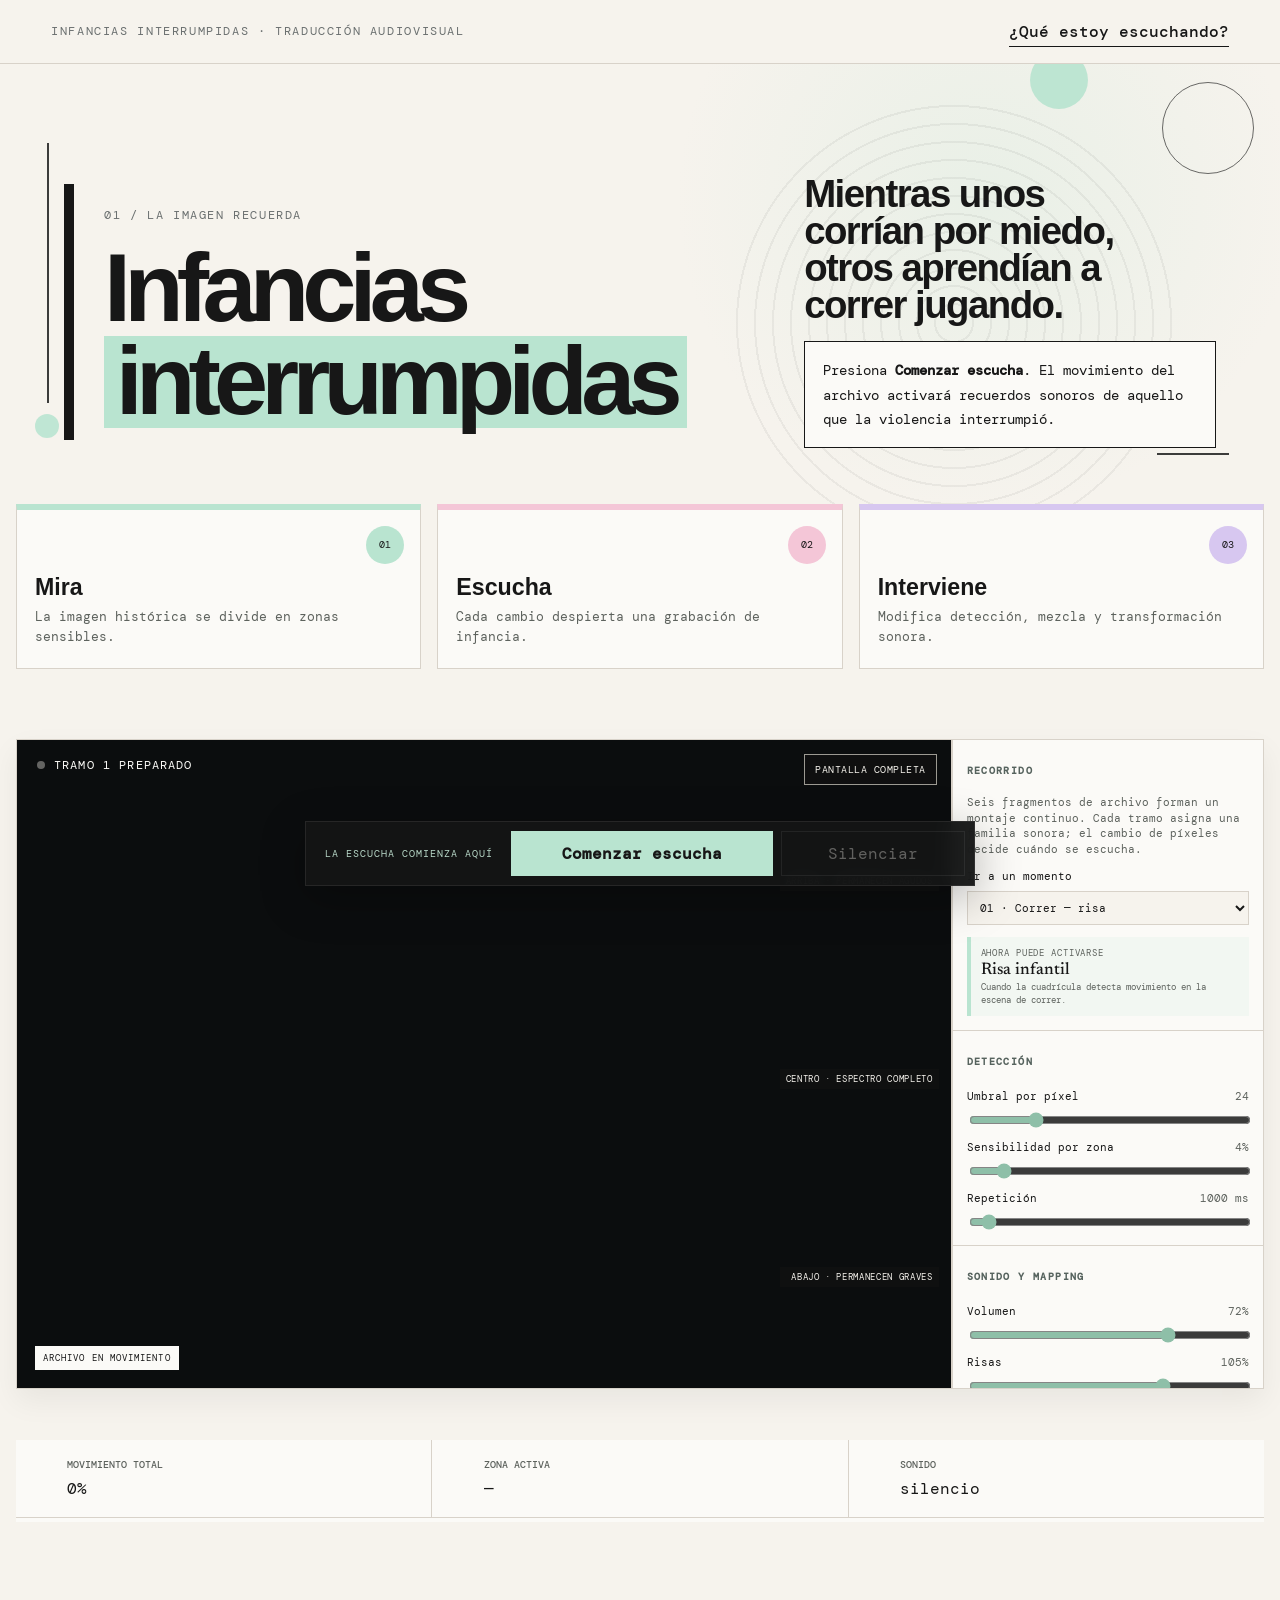
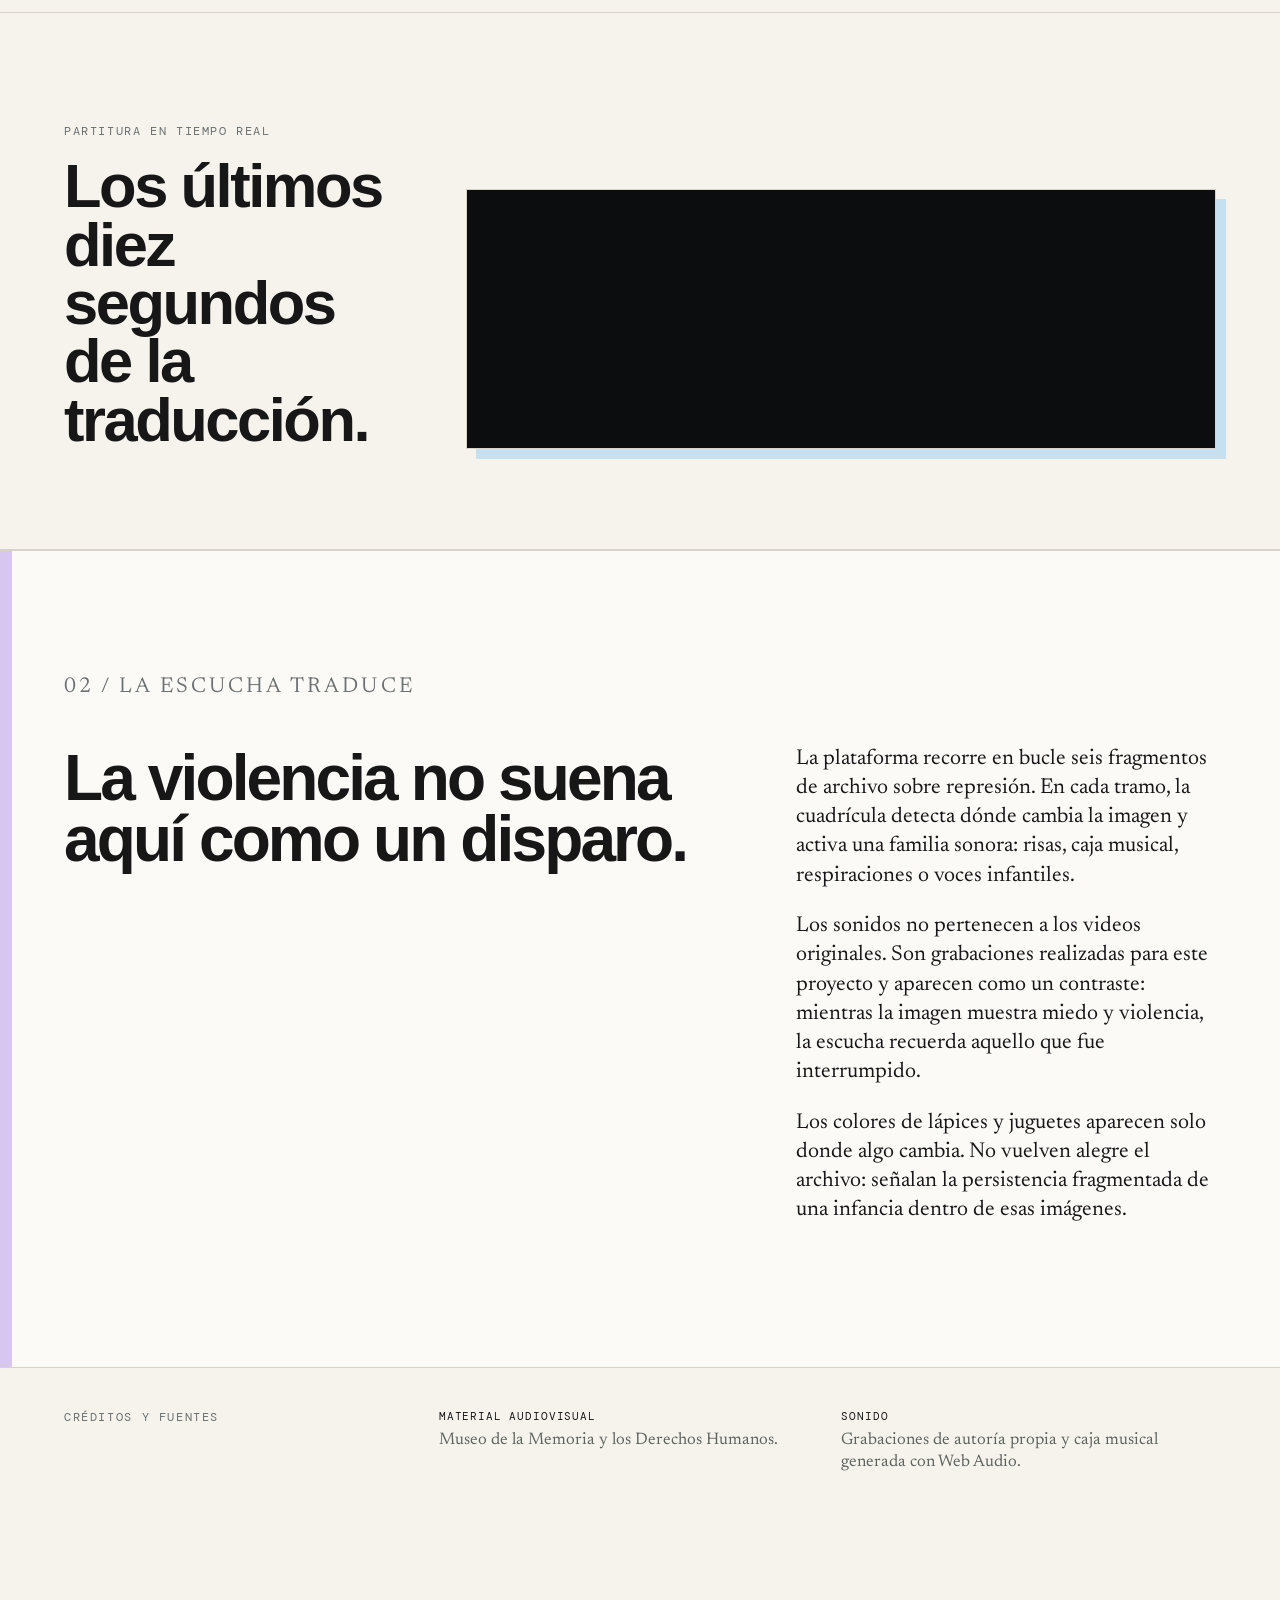
<file: index.html>
<!doctype html>
<html lang="es">
<head>
  <meta charset="utf-8">
  <meta name="viewport" content="width=device-width,initial-scale=1">
  <meta http-equiv="refresh" content="0; url=web/">
  <title>Infancias interrumpidas</title>
</head>
<body>
  <p><a href="web/">Entrar a Infancias interrumpidas</a></p>
</body>
</html>
</file>
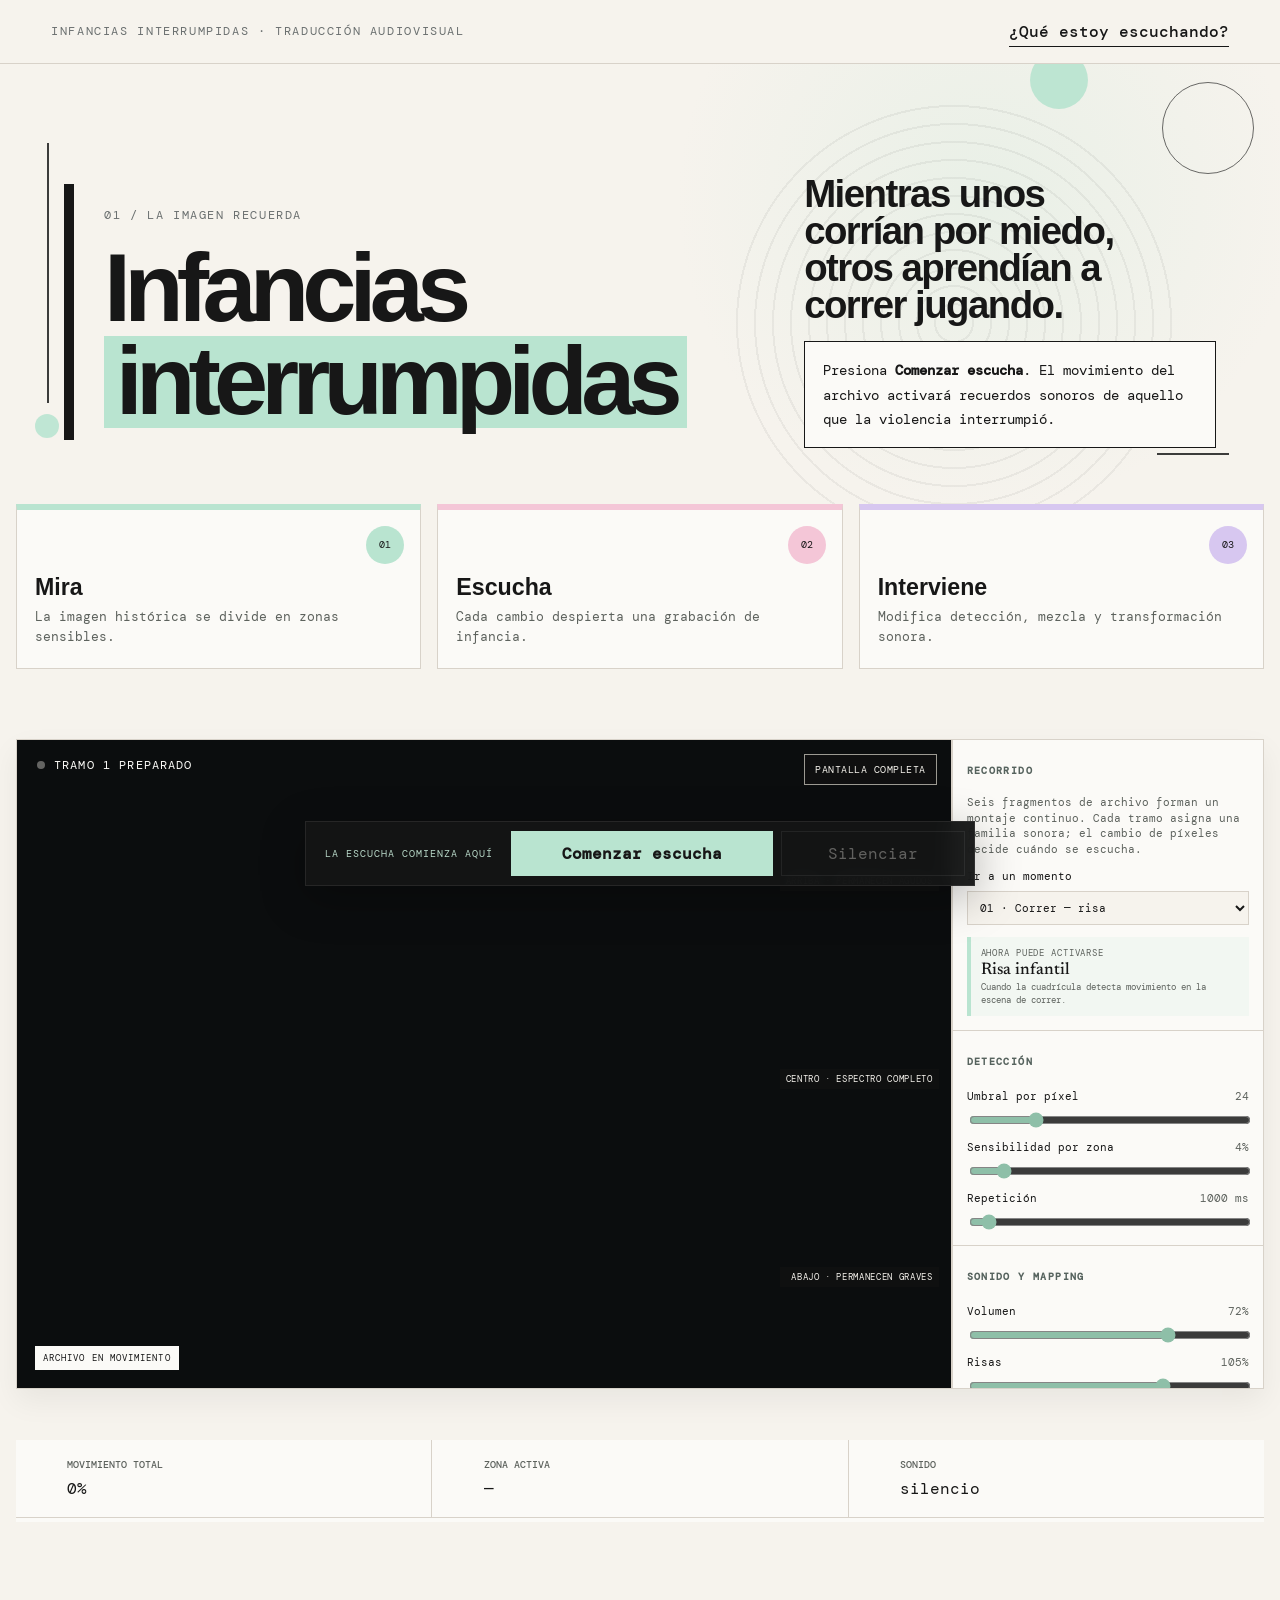
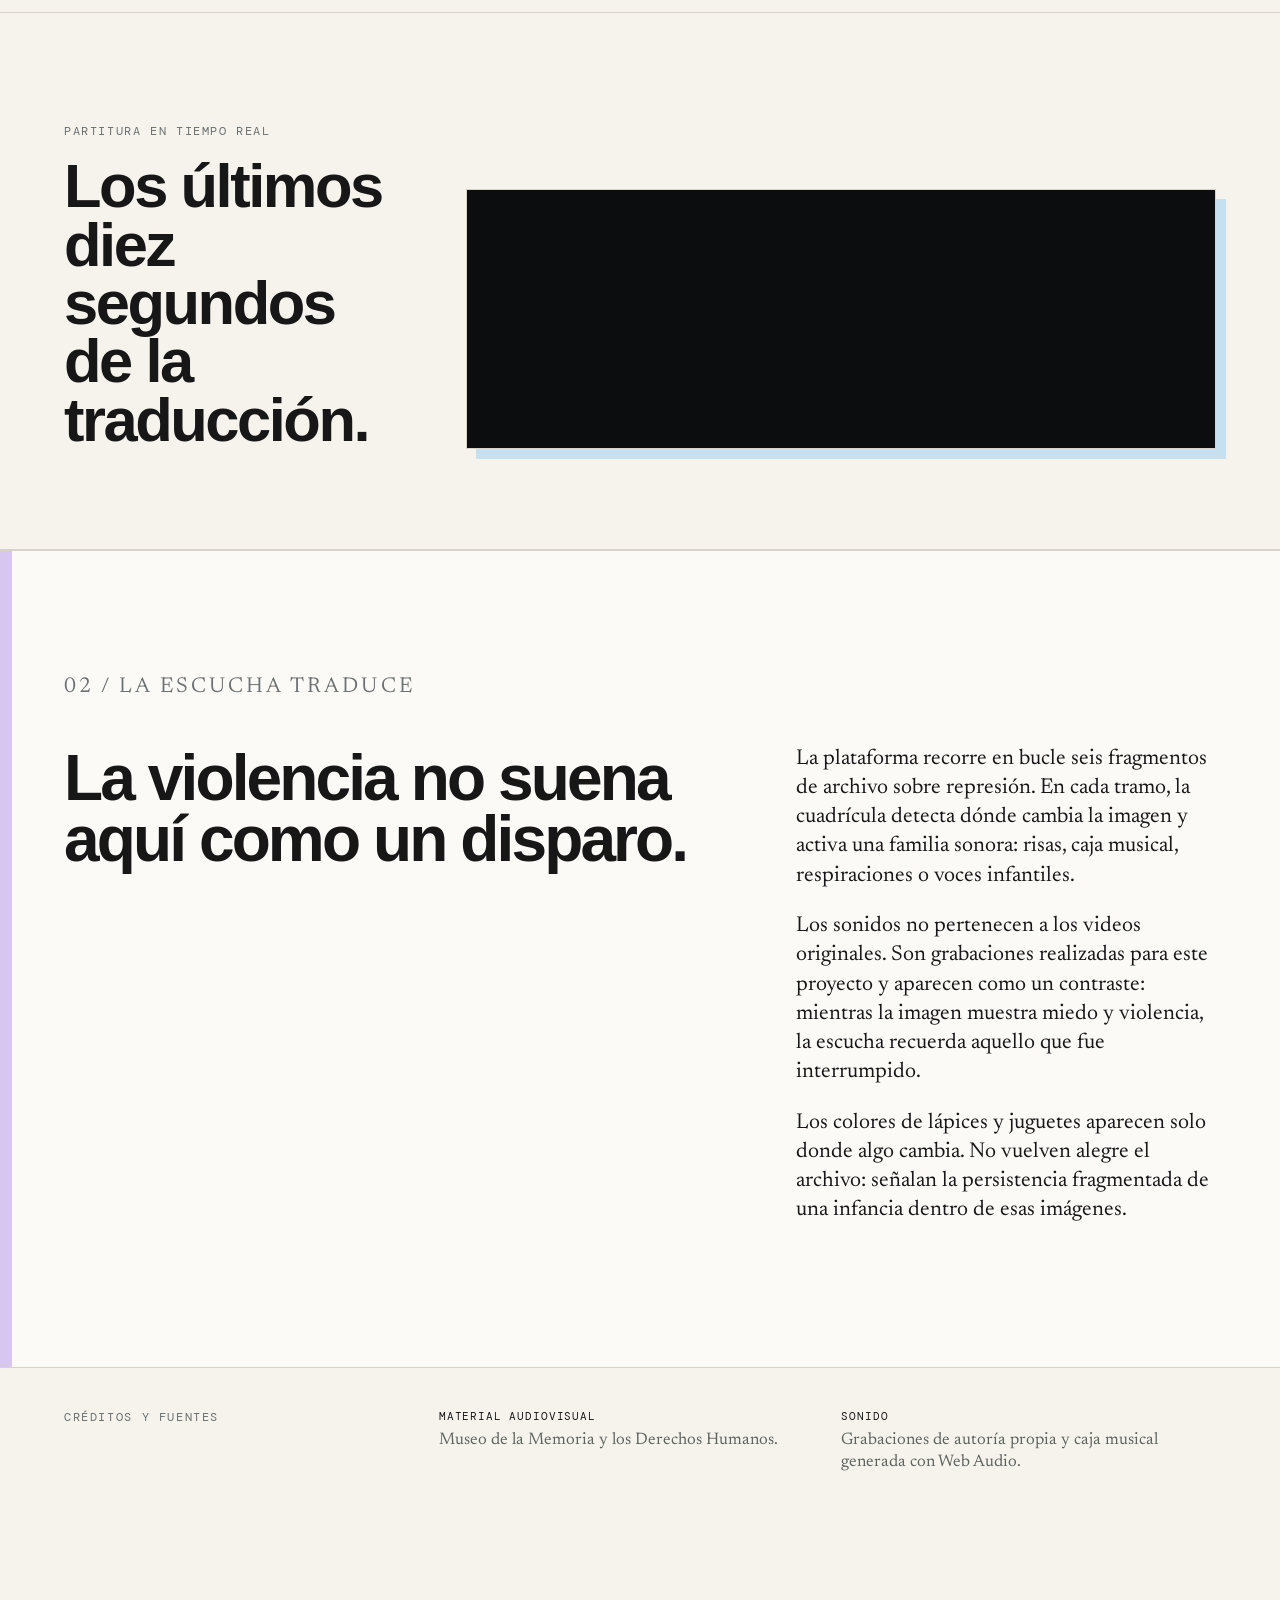
<file: web/index.html>
<!doctype html>
<html lang="es">
<head>
  <meta charset="utf-8">
  <meta name="viewport" content="width=device-width,initial-scale=1">
  <meta name="description" content="Infancias interrumpidas: una plataforma que traduce imágenes de represión en sonidos asociados a la infancia.">
  <title>Infancias interrumpidas</title>
  <link rel="stylesheet" href="style.css">
  <link rel="stylesheet" href="final.css">
</head>
<body>
  <header class="topbar">
    <p class="eyebrow">Infancias interrumpidas · Traducción audiovisual</p>
    <button id="aboutButton" class="text-button" type="button">¿Qué estoy escuchando?</button>
  </header>

  <main>
    <section class="intro" aria-labelledby="title">
      <div class="memory-marks" aria-hidden="true">
        <i></i><i></i><i></i><i></i><i></i>
      </div>
      <div>
        <p class="chapter">01 / La imagen recuerda</p>
        <h1 id="title">Infancias<br><span>interrumpidas</span></h1>
      </div>
      <div class="intro-copy">
        <p class="statement">Mientras unos corrían por miedo, otros aprendían a correr jugando.</p>
        <p class="intro-instruction">Presiona <strong>Comenzar escucha</strong>. El movimiento del archivo activará recuerdos sonoros de aquello que la violencia interrumpió.</p>
      </div>
    </section>

    <section class="interaction-guide" aria-label="Cómo recorrer la experiencia">
      <p><span>01</span><strong>Mira</strong><small>La imagen histórica se divide en zonas sensibles.</small></p>
      <p><span>02</span><strong>Escucha</strong><small>Cada cambio despierta una grabación de infancia.</small></p>
      <p><span>03</span><strong>Interviene</strong><small>Modifica detección, mezcla y transformación sonora.</small></p>
    </section>

    <section class="experience">
      <div class="viewer">
        <video id="sourceVideo" playsinline muted crossorigin="anonymous"></video>
        <canvas id="analysisCanvas" aria-label="Visualización del análisis de movimiento"></canvas>
        <div class="viewer-status">
          <span id="statusDot" class="status-dot"></span>
          <span id="statusText">Esperando</span>
        </div>
        <div class="pitch-guide" id="pitchGuide" aria-hidden="true">
          <span>arriba · permanecen agudos</span>
          <span>centro · espectro completo</span>
          <span>abajo · permanecen graves</span>
        </div>
        <div class="fullscreen-tools">
          <button id="immersivePlaybackButton" class="immersive-playback" type="button">Comenzar</button>
          <button id="fullscreenButton" type="button">Pantalla completa</button>
        </div>
        <div class="immersive-credits" aria-label="Créditos visibles en pantalla completa">
          <span>Archivo audiovisual</span>
          <strong>Museo de la Memoria y los Derechos Humanos</strong>
          <small>Grabaciones sonoras originales · autoría propia</small>
        </div>
      </div>

      <aside class="controls" aria-label="Controles de la experiencia">
        <div class="control-block">
          <p class="label">Recorrido</p>
          <p class="control-copy">Seis fragmentos de archivo forman un montaje continuo. Cada tramo asigna una familia sonora; el cambio de píxeles decide cuándo se escucha.</p>
          <label class="parameter" for="stageSelect">Ir a un momento</label>
          <select id="stageSelect">
            <option value="0">01 · Correr — risa</option>
            <option value="1">02 · Interrupción — caja musical</option>
            <option value="2">03A · Agua y represión — respiraciones</option>
            <option value="3">03B · Humo — respiraciones</option>
            <option value="4">04A · Rostro infantil — voces</option>
            <option value="5">04B · Ausencia — voces</option>
          </select>
          <div class="active-rule" id="activeRule" aria-live="polite">
            <span>Ahora puede activarse</span>
            <strong>Risa infantil</strong>
            <small>Cuando la cuadrícula detecta movimiento en la escena de correr.</small>
          </div>
        </div>

        <div class="control-block">
          <p class="label">Detección</p>
          <label class="parameter" for="pixelThreshold">Umbral por píxel <output id="pixelThresholdValue">24</output></label>
          <input id="pixelThreshold" type="range" min="8" max="80" value="24">
          <label class="parameter" for="zoneSensitivity">Sensibilidad por zona <output id="zoneSensitivityValue">4%</output></label>
          <input id="zoneSensitivity" type="range" min="1" max="30" value="4">
          <label class="parameter" for="cooldown">Repetición <output id="cooldownValue">1000 ms</output></label>
          <input id="cooldown" type="range" min="900" max="3000" step="100" value="1000">
        </div>

        <div class="control-block">
          <p class="label">Sonido y mapping</p>
          <label class="parameter" for="masterVolume">Volumen <output id="masterVolumeValue">72%</output></label>
          <input id="masterVolume" type="range" min="0" max="100" value="72">
          <label class="parameter" for="gameVolume">Risas <output id="gameVolumeValue">105%</output></label>
          <input id="gameVolume" type="range" min="0" max="150" value="105">
          <label class="parameter" for="boxVolume">Caja musical <output id="boxVolumeValue">135%</output></label>
          <input id="boxVolume" type="range" min="0" max="150" value="135">
          <label class="parameter" for="breathVolume">Respiración <output id="breathVolumeValue">115%</output></label>
          <input id="breathVolume" type="range" min="0" max="150" value="115">
          <label class="parameter" for="voiceVolume">Voces <output id="voiceVolumeValue">140%</output></label>
          <input id="voiceVolume" type="range" min="0" max="180" value="140">
          <label class="check-row"><input id="volumeMapping" type="checkbox" checked> Intensidad → volumen</label>
          <label class="check-row"><input id="panMapping" type="checkbox" checked> Posición horizontal → pan</label>
          <label class="check-row"><input id="spectrumMapping" type="checkbox" checked> Posición vertical → espectro</label>
          <label class="check-row"><input id="envelopeMapping" type="checkbox" checked> Tramo → envolvente ADSR</label>
          <label class="check-row"><input id="distortionMapping" type="checkbox" checked> Intensidad → deformación</label>
          <label class="parameter" for="distortionAmount">Deformación máxima <output id="distortionAmountValue">45%</output></label>
          <input id="distortionAmount" type="range" min="0" max="100" value="45">
          <p class="control-copy" id="adsrReadout">ADSR actual: ataque 0,05 s · caída 0,18 s · sostén 72% · salida 0,25 s.</p>
          <canvas id="waveCanvas" class="wave-canvas" width="520" height="92" aria-label="Forma de onda del sonido transformado"></canvas>
          <p class="control-copy">Arriba conserva frecuencias agudas; el centro mantiene el espectro completo; abajo conserva frecuencias graves. “Probar” siempre permite comparar con el original.</p>
          <label class="check-row"><input id="loopVideo" type="checkbox" checked> Repetir video</label>
        </div>

        <div class="control-block sound-bank">
          <p class="label">Banco sonoro · elige qué escuchar</p>
          <label class="sound-choice" data-kind="juego" data-file="risas-nina.ogg"><input type="checkbox" data-sound="risas-nina.ogg" checked><span><strong>Risa infantil</strong><small>01 · movimiento al correr</small></span><button type="button" data-preview="risas-nina.ogg">Probar</button></label>
          <label class="sound-choice" data-kind="caja" data-file="caja-musical-generada"><input type="checkbox" data-sound="caja-musical-generada" checked><span><strong>Caja musical generada</strong><small>02 · al comenzar la interrupción</small></span><button type="button" data-preview="caja-musical-generada">Probar</button></label>
          <label class="sound-choice" data-kind="respiracion" data-file="respiracion-agitada-01.ogg"><input type="checkbox" data-sound="respiracion-agitada-01.ogg" checked><span><strong>Respiración 01</strong><small>03 · movimiento entre el humo</small></span><button type="button" data-preview="respiracion-agitada-01.ogg">Probar</button></label>
          <label class="sound-choice" data-kind="respiracion" data-file="respiracion-agitada-02.ogg"><input type="checkbox" data-sound="respiracion-agitada-02.ogg" checked><span><strong>Respiración 02</strong><small>03 · movimiento entre el humo</small></span><button type="button" data-preview="respiracion-agitada-02.ogg">Probar</button></label>
          <label class="sound-choice" data-kind="respiracion" data-file="respiracion-agitada-03.ogg"><input type="checkbox" data-sound="respiracion-agitada-03.ogg" checked><span><strong>Respiración 03</strong><small>03 · movimiento entre el humo</small></span><button type="button" data-preview="respiracion-agitada-03.ogg">Probar</button></label>
          <label class="sound-choice" data-kind="voz" data-file="mama.ogg"><input type="checkbox" data-sound="mama.ogg" checked><span><strong>“Mamá”</strong><small>04 · cuando domina la quietud</small></span><button type="button" data-preview="mama.ogg">Probar</button></label>
          <label class="sound-choice" data-kind="voz" data-file="mama-donde-estas.ogg"><input type="checkbox" data-sound="mama-donde-estas.ogg" checked><span><strong>“Mamá, ¿dónde estás?”</strong><small>04 · cuando el cambio es intenso</small></span><button type="button" data-preview="mama-donde-estas.ogg">Probar</button></label>
          <p class="control-copy">Desmarca una grabación para excluirla. “Probar” reproduce el archivo original, sin filtros.</p>
        </div>

        <div class="control-block mapping">
          <p class="label">Traducción activa</p>
          <div><span class="swatch run"></span><strong>01 · Correr</strong><small>movimiento del fragmento → risa</small></div>
          <div><span class="swatch weapon"></span><strong>02 · Interrupción</strong><small>movimiento del fragmento → caja musical</small></div>
          <div><span class="swatch smoke"></span><strong>03 · Respirar</strong><small>movimiento y humo → respiración</small></div>
          <div><span class="swatch still"></span><strong>04 · Ausencia</strong><small>quietud → “mamá”; cambio intenso → “¿dónde estás?”</small></div>
        </div>

      </aside>
    </section>

    <section class="reading" aria-label="Lectura en tiempo real">
      <div><span>Movimiento total</span><strong id="motionReadout">0%</strong></div>
      <div><span>Zona activa</span><strong id="zoneReadout">—</strong></div>
      <div><span>Sonido</span><strong id="soundReadout">silencio</strong></div>
      <div class="meter"><i id="motionMeter"></i></div>
    </section>

    <section class="score" aria-labelledby="scoreTitle">
      <div>
        <p class="chapter">Partitura en tiempo real</p>
        <h2 id="scoreTitle">Los últimos diez segundos de la traducción.</h2>
      </div>
      <canvas id="scoreCanvas" width="1200" height="260" aria-label="Partitura temporal de los sonidos activados"></canvas>
    </section>

    <section class="concept" id="concept">
      <p class="chapter">02 / La escucha traduce</p>
      <div class="concept-grid">
        <h2>La violencia no suena aquí como un disparo.</h2>
        <div>
          <p>La plataforma recorre en bucle seis fragmentos de archivo sobre represión. En cada tramo, la cuadrícula detecta dónde cambia la imagen y activa una familia sonora: risas, caja musical, respiraciones o voces infantiles.</p>
          <p>Los sonidos no pertenecen a los videos originales. Son grabaciones realizadas para este proyecto y aparecen como un contraste: mientras la imagen muestra miedo y violencia, la escucha recuerda aquello que fue interrumpido.</p>
          <p>Los colores de lápices y juguetes aparecen solo donde algo cambia. No vuelven alegre el archivo: señalan la persistencia fragmentada de una infancia dentro de esas imágenes.</p>
        </div>
      </div>
    </section>

    <footer class="credits" aria-label="Créditos y fuentes">
      <p class="chapter">Créditos y fuentes</p>
      <div>
        <p><strong>Material audiovisual</strong><span>Museo de la Memoria y los Derechos Humanos.</span></p>
        <p><strong>Sonido</strong><span>Grabaciones de autoría propia y caja musical generada con Web Audio.</span></p>
      </div>
    </footer>
  </main>

  <dialog id="aboutDialog">
    <button id="closeDialog" class="dialog-close" aria-label="Cerrar">×</button>
    <p class="chapter">Cómo funciona</p>
    <h2>Una traducción, no una ilustración.</h2>
    <p>La imagen se divide en doce zonas. Cada zona compara su luminosidad con el fotograma anterior. Si el porcentaje de píxeles modificados supera la sensibilidad y ya pasó el tiempo de repetición, el cambio activa una grabación.</p>
    <p>El sistema no reconoce armas, humo ni personas. Lee cantidad y posición del cambio; la relación con juego, interrupción, respiración y ausencia es una decisión de diseño.</p>
    <p>Los siete sonidos utilizados están identificados. “Probar” reproduce cada archivo original; durante la experiencia, el ADSR, el espectro y la deformación pueden transformar su aparición según las reglas activas.</p>
  </dialog>

  <nav class="transport" aria-label="Controles principales de reproducción">
    <span class="transport-label">La escucha comienza aquí</span>
    <button id="startButton" class="primary-button" type="button">Comenzar escucha</button>
    <button id="muteButton" class="secondary-button" type="button" disabled>Silenciar</button>
  </nav>

  <script src="script.js"></script>
</body>
</html>
</file>
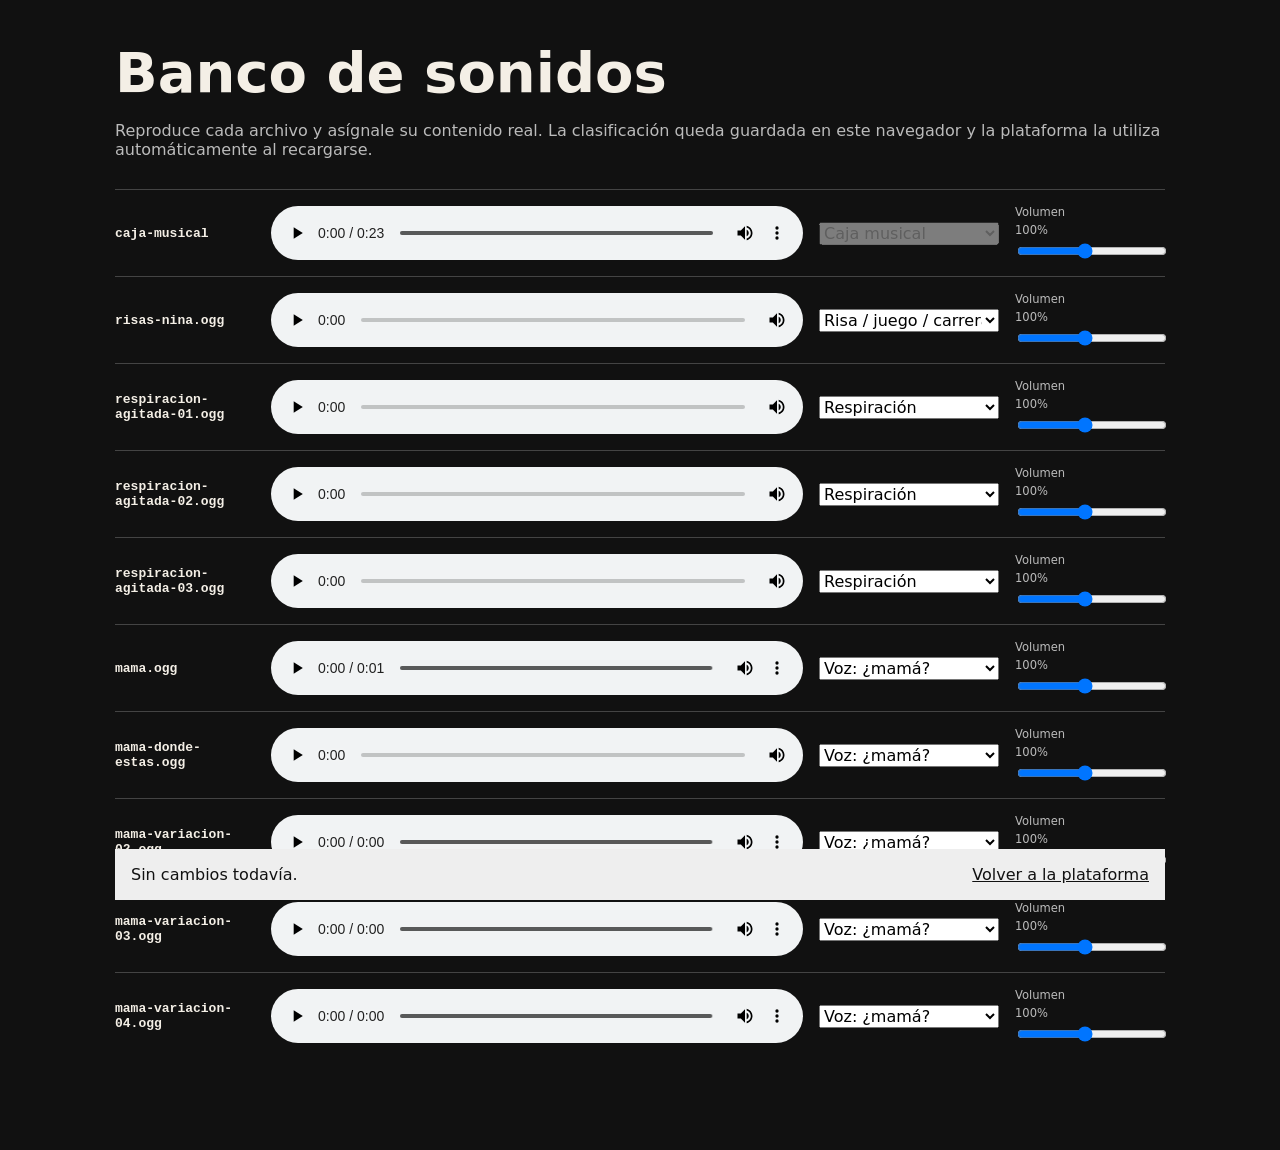
<file: web/revisar-audios.html>
<!doctype html>
<html lang="es">
<meta charset="utf-8">
<meta name="viewport" content="width=device-width,initial-scale=1">
<title>Revisar audios — Infancias interrumpidas</title>
<style>
body{margin:0;background:#111;color:#f4efe6;font-family:system-ui,sans-serif}main{max-width:1050px;margin:auto;padding:40px 20px}h1{font-size:clamp(28px,6vw,56px);margin:0 0 8px}.intro{color:#bbb;margin-bottom:30px}.audio{display:grid;grid-template-columns:140px minmax(220px,1fr) 180px 150px;gap:16px;align-items:center;padding:15px 0;border-top:1px solid #444}.audio strong{font-family:monospace}audio{width:100%}select,input{font:inherit}.volume{display:grid;gap:4px;font-size:.72rem;color:#bbb}.volume input{width:100%}.saved{position:sticky;bottom:0;padding:16px;background:#eee;color:#111;display:flex;justify-content:space-between;gap:20px;align-items:center}.saved a{color:#111}@media(max-width:800px){.audio{grid-template-columns:1fr}.saved{align-items:flex-start;flex-direction:column}}
</style>
<main><h1>Banco de sonidos</h1><p class="intro">Reproduce cada archivo y asígnale su contenido real. La clasificación queda guardada en este navegador y la plataforma la utiliza automáticamente al recargarse.</p><section id="list"></section><div class="saved"><span id="status">Sin cambios todavía.</span><a href="index.html">Volver a la plataforma</a></div></main>
<script>
const list=document.querySelector('#list');
const saved=JSON.parse(localStorage.getItem('infancias-audio-labels')||'{}');
const volumes=JSON.parse(localStorage.getItem('infancias-audio-volumes')||'{}');
const options=[['','Sin clasificar'],['juego','Risa / juego / carrera'],['respiracion','Respiración'],['voz','Voz: ¿mamá?'],['otro','Otro / no utilizar']];
let audioContext;const previewGains=new Map();
const files=['caja-musical.mp3','risas-nina.ogg','respiracion-agitada-01.ogg','respiracion-agitada-02.ogg','respiracion-agitada-03.ogg','mama.ogg','mama-donde-estas.ogg','mama-variacion-02.ogg','mama-variacion-03.ogg','mama-variacion-04.ogg'];
for(const file of files){
  const name=file.replace('.mp3','');const row=document.createElement('div');row.className='audio';
  const isBox=file==='caja-musical.mp3';
  const defaultKind=file.startsWith('risas')?'juego':file.startsWith('respiracion')?'respiracion':file.startsWith('mama')?'voz':'';if(defaultKind&&!saved[file])saved[file]=defaultKind;
  row.innerHTML=`<strong>${name}</strong><audio controls preload="metadata" src="assets/audio/${file}"></audio><select aria-label="Clasificar ${name}" ${isBox?'disabled':''}>${isBox?'<option>Caja musical</option>':options.map(([value,label])=>`<option value="${value}" ${(saved[file]||defaultKind)===value?'selected':''}>${label}</option>`).join('')}</select><label class="volume">Volumen <output>${volumes[file]||100}%</output><input type="range" min="20" max="200" value="${volumes[file]||100}"></label>`;
  const audio=row.querySelector('audio');audio.addEventListener('play',()=>{document.querySelectorAll('audio').forEach(other=>{if(other!==audio)other.pause()});audioContext ||= new AudioContext();audioContext.resume();if(!previewGains.has(file)){const source=audioContext.createMediaElementSource(audio);const gain=audioContext.createGain();source.connect(gain).connect(audioContext.destination);previewGains.set(file,gain)}previewGains.get(file).gain.value=(volumes[file]||100)/100});
  const select=row.querySelector('select');if(!isBox)select.addEventListener('change',event=>{saved[file]=event.target.value;localStorage.setItem('infancias-audio-labels',JSON.stringify(saved));document.querySelector('#status').textContent=`Guardado: ${name} → ${event.target.options[event.target.selectedIndex].text}`});
  const volume=row.querySelector('input');volume.addEventListener('input',()=>{volumes[file]=Number(volume.value);row.querySelector('output').value=`${volume.value}%`;if(previewGains.has(file))previewGains.get(file).gain.value=Number(volume.value)/100;localStorage.setItem('infancias-audio-volumes',JSON.stringify(volumes));document.querySelector('#status').textContent=`Volumen guardado: ${name} → ${volume.value}%`});list.append(row)
}
</script>
</html>
</file>
<file: web/style.css>
@import url('https://fonts.googleapis.com/css2?family=DM+Mono:wght@300;400;500&family=Lilita+One&family=Newsreader:opsz,wght@6..72,300;6..72,500&display=swap');
.bank-link{margin-top:8px;color:var(--paper);font-size:.72rem;text-underline-offset:4px}
.experience{display:grid!important;grid-template-columns:minmax(0,3fr) minmax(240px,1fr)!important;width:min(1500px,calc(100% - 32px))!important;margin:0 auto!important;align-items:stretch}
.viewer{width:100%!important;height:clamp(430px,72vh,760px)!important;aspect-ratio:auto!important}
.controls{display:flex!important;flex-direction:column!important;gap:0!important;max-height:clamp(430px,72vh,760px)!important;overflow-y:auto!important;padding:0!important;border-left:1px solid var(--line)!important;border-top:0!important;scrollbar-width:thin;scrollbar-color:var(--muted) transparent}
.controls>.control-block{padding:14px!important;border-right:0!important;border-bottom:1px solid var(--line);align-content:start;gap:8px}
.controls>.sound-bank,.controls>.mapping{display:grid!important;grid-template-columns:1fr!important;grid-column:auto!important}
.sound-bank>.label,.sound-bank>.control-copy,.mapping>.label,.mapping>.bank-link{grid-column:auto!important}
.controls .label{font-size:.62rem}
.controls .parameter,.controls .check-row,.controls .control-copy{font-size:.66rem}
.controls input[type=range]{height:14px}
.controls .sound-choice{grid-template-columns:auto minmax(0,1fr) auto;gap:7px;padding:5px 0}
.controls .sound-choice strong{font-size:.66rem}.controls .sound-choice small{font-size:.56rem}.controls .sound-choice button{font-size:.56rem;padding:4px 5px}
.controls .mapping>div{font-size:.65rem}
#stageSelect{width:100%;padding:8px;border:1px solid var(--line);background:var(--ink);color:var(--paper);font:inherit;font-size:.68rem}
.active-rule{display:grid;gap:3px;margin-top:4px;padding:10px;border-left:3px solid var(--red);background:rgba(163,45,45,.12)}.active-rule span{font-size:.55rem;letter-spacing:.1em;text-transform:uppercase;color:var(--red)}.active-rule strong{font-family:"Newsreader",serif;font-size:1.05rem;font-weight:500}.active-rule small{font-size:.58rem;line-height:1.35;color:var(--muted)}
.sound-choice{transition:background-color .18s,border-color .18s,box-shadow .18s}.sound-choice.available-now{background:rgba(233,228,216,.08);border-left:3px solid var(--paper);padding-left:7px}.sound-choice.available-now small{color:var(--paper)}.sound-choice.just-played{background:var(--paper);color:var(--ink);box-shadow:0 0 0 2px var(--paper)}.sound-choice.just-played small{color:var(--red)}.sound-choice.just-played button{color:var(--ink);border-color:var(--ink)}
@media(max-width:850px){.experience{grid-template-columns:1fr!important;width:calc(100% - 24px)!important}.viewer{height:clamp(260px,48vh,430px)!important}.controls{max-height:none!important;overflow:visible!important;border-left:0!important;border-top:1px solid var(--line)!important}}

.check-row{font-size:.82rem;display:flex;align-items:center;gap:8px}
.parameter{display:flex;justify-content:space-between;font-size:.72rem;color:var(--paper);margin-top:4px}
.parameter output{color:var(--muted)}
.score{padding:60px clamp(20px,4vw,64px);border-bottom:1px solid var(--line);display:grid;grid-template-columns:minmax(240px,.45fr) 1fr;gap:5vw;align-items:end}
.score h2{font-size:clamp(2rem,4vw,4rem);line-height:.95;margin:18px 0 0}
.score canvas{display:block;width:100%;height:260px;border:1px solid var(--line);background:#090908}
.control-copy{font-size:.75rem;line-height:1.5;color:var(--muted);margin:0}.narrative-timeline{position:relative;display:grid;grid-template-columns:repeat(4,1fr);border-bottom:1px solid var(--line);padding-top:5px}.timeline-track{position:absolute;left:0;right:0;top:0;height:5px;background:rgba(233,228,216,.12)}.timeline-track i{display:block;width:0;height:100%;background:var(--red);transition:width .12s linear}.timeline-step{appearance:none;text-align:left;border:0;border-right:1px solid var(--line);background:var(--ink);color:var(--paper);padding:20px clamp(14px,2vw,30px);display:grid;gap:5px;cursor:pointer}.timeline-step:last-child{border-right:0}.timeline-step span,.timeline-step small{font-size:.65rem;color:var(--muted);text-transform:uppercase;letter-spacing:.08em}.timeline-step strong{font-weight:400}.timeline-step.active{background:var(--paper);color:var(--ink)}.timeline-step.active span,.timeline-step.active small{color:var(--red)}
@media(max-width:760px){.score{grid-template-columns:1fr}}
@media(max-width:760px){.narrative-timeline{grid-template-columns:repeat(2,1fr)}}
.transport{position:fixed;z-index:50;left:50%;bottom:max(14px,env(safe-area-inset-bottom));transform:translateX(-50%);display:grid;grid-template-columns:auto minmax(190px,1fr) minmax(130px,.7fr);align-items:center;gap:8px;width:min(670px,calc(100% - 28px));padding:9px;background:rgba(17,17,15,.94);border:1px solid var(--paper);box-shadow:0 12px 45px rgba(0,0,0,.5);backdrop-filter:blur(10px)}.transport-label{padding:0 10px;font-size:.62rem;letter-spacing:.1em;text-transform:uppercase;color:var(--muted)}.transport .primary-button,.transport .secondary-button{padding:11px 14px}body{padding-bottom:84px}@media(max-width:620px){.transport{grid-template-columns:1fr 1fr}.transport-label{grid-column:1/-1;text-align:center;padding:2px 0}.transport .primary-button,.transport .secondary-button{padding:10px 8px;font-size:.72rem}}
.pitch-guide{position:absolute;inset:42px 12px 12px auto;display:grid;grid-template-rows:repeat(3,1fr);align-items:center;text-align:right;pointer-events:none;opacity:0;transition:opacity .2s}.pitch-guide span{font-size:.58rem;letter-spacing:.07em;text-transform:uppercase;color:var(--paper);background:rgba(17,17,15,.72);padding:4px 6px}.viewer.spectrum-on .pitch-guide{opacity:1}
.wave-canvas{display:block;width:100%;height:58px;border:1px solid var(--line);background:#090908}
.fullscreen-tools{position:absolute;z-index:6;right:14px;top:14px;display:flex;gap:7px}.fullscreen-tools button{border:1px solid rgba(233,228,216,.65);background:rgba(17,17,15,.82);color:var(--paper);padding:8px 10px;font-size:.62rem;letter-spacing:.05em;text-transform:uppercase;cursor:pointer;backdrop-filter:blur(8px)}.fullscreen-tools button:hover{background:var(--paper);color:var(--ink)}.immersive-playback,.immersive-credits{display:none}.immersive-credits{position:absolute;z-index:6;left:22px;bottom:20px;max-width:min(470px,72vw);padding:11px 13px;border-left:3px solid var(--red);background:rgba(17,17,15,.82);backdrop-filter:blur(8px)}.immersive-credits span,.immersive-credits small,.immersive-credits strong{display:block}.immersive-credits span{font-size:.55rem;letter-spacing:.12em;text-transform:uppercase;color:var(--red)}.immersive-credits strong{margin:4px 0;font-family:"Newsreader",serif;font-size:clamp(1rem,2vw,1.5rem);font-weight:400}.immersive-credits small{font-size:.58rem;color:var(--muted)}
body.immersive-mode{overflow:hidden}.experience:fullscreen,body.immersive-mode .experience{position:fixed;inset:0;z-index:1000;width:100%!important;height:100dvh!important;margin:0!important;border:0!important;grid-template-columns:1fr!important;background:#050505}.experience:fullscreen .viewer,body.immersive-mode .experience .viewer{height:100dvh!important;min-height:100dvh!important}.experience:fullscreen .controls,body.immersive-mode .experience .controls{display:none!important}.experience:fullscreen .immersive-playback,.experience:fullscreen .immersive-credits,body.immersive-mode .experience .immersive-playback,body.immersive-mode .experience .immersive-credits{display:block}.experience:fullscreen .fullscreen-tools,body.immersive-mode .experience .fullscreen-tools{top:18px;right:18px}.experience:fullscreen .viewer-status,body.immersive-mode .experience .viewer-status{top:22px;left:22px;background:rgba(17,17,15,.72);padding:7px 9px}.experience:fullscreen .pitch-guide,body.immersive-mode .experience .pitch-guide{inset:70px 18px 90px auto}@media(max-width:620px){.fullscreen-tools{right:8px;top:8px}.fullscreen-tools button{padding:7px;font-size:.56rem}.immersive-credits{left:12px;bottom:12px}.experience:fullscreen .viewer-status,body.immersive-mode .experience .viewer-status{left:10px;top:52px}}
.experience:fullscreen .viewer-status,.experience:fullscreen .pitch-guide,body.immersive-mode .experience .viewer-status,body.immersive-mode .experience .pitch-guide{display:none!important}
.credits{display:grid;grid-template-columns:minmax(180px,.4fr) 1fr;gap:5vw;padding:34px clamp(20px,4vw,64px) 110px;border-top:1px solid var(--line)}.credits>div{display:grid;grid-template-columns:repeat(2,minmax(0,1fr));gap:28px}.credits p{margin:0}.credits strong,.credits span{display:block}.credits strong{margin-bottom:7px;font-size:.66rem;font-weight:400;letter-spacing:.08em;text-transform:uppercase;color:var(--paper)}.credits span{max-width:34rem;font-family:"Newsreader",serif;font-size:1.05rem;line-height:1.3;color:var(--muted)}@media(max-width:760px){.credits,.credits>div{grid-template-columns:1fr}.credits{padding-bottom:120px}.credits>div{gap:20px}}

:root{--ink:#11110f;--paper:#e9e4d8;--muted:#aaa69c;--red:#a32d2d;--blue:#48616e;--line:rgba(233,228,216,.22)}
*{box-sizing:border-box}html{scroll-behavior:smooth}body{margin:0;background:var(--ink);color:var(--paper);font-family:"DM Mono",monospace;font-weight:300}button,input{font:inherit}.topbar{min-height:68px;padding:0 clamp(20px,4vw,64px);display:flex;align-items:center;justify-content:space-between;border-bottom:1px solid var(--line)}.eyebrow,.chapter,.label{font-size:.72rem;letter-spacing:.13em;text-transform:uppercase}.text-button{border:0;background:none;color:var(--paper);border-bottom:1px solid currentColor;padding:4px 0;cursor:pointer}.intro{padding:clamp(50px,9vw,120px) clamp(20px,4vw,64px) 48px;display:grid;grid-template-columns:1.35fr .65fr;align-items:end;gap:40px}.chapter{color:var(--muted)}h1,h2{font-family:"Newsreader",serif;font-weight:300}h1{font-size:clamp(4rem,11vw,10rem);line-height:.72;letter-spacing:-.07em;margin:28px 0 0}h1 span{color:transparent;-webkit-text-stroke:1px var(--paper)}.statement{max-width:32rem;font-family:"Newsreader",serif;font-size:clamp(1.4rem,3vw,2.4rem);line-height:1.1;margin:0}.experience{display:grid;grid-template-columns:minmax(0,1fr) minmax(300px,380px);width:min(1120px,calc(100% - 48px));margin:0 auto;border:1px solid var(--line)}.viewer{position:relative;min-height:0;aspect-ratio:16/9;background:#050505;overflow:hidden;align-self:start}.viewer video,.viewer canvas{position:absolute;inset:0;width:100%;height:100%;object-fit:contain}.viewer video{filter:grayscale(1) contrast(1.1);opacity:.78}.viewer canvas{pointer-events:none}.viewer-status{position:absolute;left:20px;top:18px;display:flex;align-items:center;gap:9px;font-size:.72rem;text-transform:uppercase;letter-spacing:.1em}.status-dot{width:8px;height:8px;border-radius:50%;background:var(--muted)}.status-dot.active{background:#c95656;box-shadow:0 0 15px #c95656}.controls{padding:24px;border-left:1px solid var(--line);display:flex;flex-direction:column;gap:22px;max-height:min(630px,78vh);overflow:auto}.control-block{display:grid;gap:10px;padding-bottom:20px;border-bottom:1px solid var(--line)}.label{display:flex;justify-content:space-between;color:var(--muted)}.radio-row{font-size:.82rem;display:flex;gap:8px}.file-label{display:inline-flex;width:max-content;color:var(--paper);font-size:.74rem;border-bottom:1px solid;padding-bottom:3px;cursor:pointer}.file-label input{display:none}input[type=range]{width:100%;accent-color:var(--red)}.mapping>div{display:grid;grid-template-columns:12px 1fr;column-gap:10px;align-items:center;font-size:.75rem}.mapping small{grid-column:2;color:var(--muted)}.swatch{width:8px;height:8px;border-radius:50%}.run{background:#d4caa8}.weapon{background:#9a3434}.smoke{background:#667f89}.still{background:#777}.primary-button,.secondary-button{border:1px solid var(--paper);padding:14px 16px;cursor:pointer}.primary-button{background:var(--paper);color:var(--ink)}.primary-button:hover{background:var(--red);color:var(--paper);border-color:var(--red)}.secondary-button{background:transparent;color:var(--paper)}button:disabled{opacity:.35;cursor:not-allowed}.reading{display:grid;grid-template-columns:repeat(3,1fr);gap:1px;background:var(--line);border-bottom:1px solid var(--line)}.reading>div{background:var(--ink);padding:18px clamp(20px,4vw,64px);display:grid;gap:7px}.reading span{font-size:.65rem;text-transform:uppercase;color:var(--muted)}.reading strong{font-weight:400}.reading .meter{grid-column:1/-1;height:4px;padding:0}.meter i{display:block;height:100%;width:0;background:linear-gradient(90deg,var(--blue),var(--paper),var(--red));transition:width .12s}.concept{padding:90px clamp(20px,4vw,64px) 130px}.concept-grid{display:grid;grid-template-columns:1.2fr .8fr;gap:8vw}.concept h2{font-size:clamp(2.8rem,6vw,6rem);line-height:.9;margin:25px 0}.concept p{font-family:"Newsreader",serif;font-size:1.35rem;line-height:1.35}dialog{max-width:620px;background:var(--paper);color:var(--ink);border:0;padding:50px;box-shadow:0 20px 90px #000}dialog::backdrop{background:rgba(0,0,0,.8)}dialog h2{font-size:3rem;line-height:.95}.dialog-close{position:absolute;right:18px;top:12px;border:0;background:none;font-size:2rem;cursor:pointer}.sound-choice{display:grid;grid-template-columns:auto minmax(0,1fr) auto;gap:10px;align-items:center;padding:8px 0;border-top:1px solid rgba(233,228,216,.1)}.sound-choice span{display:grid;gap:2px}.sound-choice strong{font-size:.74rem;font-weight:400}.sound-choice small{font-size:.62rem;color:var(--muted)}.sound-choice button{border:1px solid var(--line);background:transparent;color:var(--paper);padding:5px 7px;font-size:.62rem;cursor:pointer}.sound-choice:has(input:not(:checked)){opacity:.45}.sound-choice:has(input:not(:checked)) button{opacity:1}@media(max-width:760px){.intro,.experience,.concept-grid{grid-template-columns:1fr}.experience{width:calc(100% - 24px)}.intro{align-items:start}.viewer{min-height:0;aspect-ratio:16/9}.controls{border-left:0;border-top:1px solid var(--line);max-height:none}.reading{grid-template-columns:1fr}.reading .meter{grid-column:auto}h1{line-height:.8}}
</file>
<file: web/final.css>
:root {
  --ink: #171717;
  --paper: #f6f3ed;
  --paper-soft: #fbfaf7;
  --muted: #5d625d;
  --line: #d8d2c9;
  --mint: #b9e4d0;
  --pink: #f4c6d7;
  --blue: #bbddf2;
  --violet: #d7c7f0;
}

body {
  background: var(--paper);
  color: var(--ink);
  font-weight: 400;
}

::selection {
  background: var(--pink);
  color: var(--ink);
}

.topbar {
  position: sticky;
  top: 0;
  z-index: 30;
  min-height: 64px;
  background: rgba(246, 243, 237, 0.96);
  border-bottom: 1px solid var(--line);
  backdrop-filter: blur(8px);
}

.eyebrow,
.chapter,
.label {
  color: #6b7070;
  font-size: 0.72rem;
  letter-spacing: 0.14em;
  text-transform: uppercase;
}

.text-button,
.bank-link {
  color: var(--ink);
  font-weight: 500;
  border-bottom: 1px solid var(--ink);
}

.text-button:hover,
.bank-link:hover {
  color: #4e5a55;
}

.intro {
  position: relative;
  padding: clamp(58px, 9vw, 112px) clamp(20px, 5vw, 72px) 56px;
  grid-template-columns: minmax(0, 1.12fr) minmax(290px, 0.68fr);
  align-items: center;
  gap: clamp(30px, 4vw, 72px);
  background:
    radial-gradient(circle at 77% 31%, rgba(185, 228, 208, 0.22), transparent 30%),
    var(--paper);
  overflow: hidden;
}

.intro::before {
  content: "";
  position: absolute;
  right: 8%;
  top: 8%;
  width: min(35vw, 460px);
  aspect-ratio: 1;
  border-radius: 50%;
  background: repeating-radial-gradient(circle, rgba(23, 23, 23, 0.08) 0 2px, transparent 2px 18px);
  opacity: 0.7;
}

.intro > div:not(.memory-marks),
.intro-copy {
  position: relative;
  z-index: 2;
}

.intro > div:nth-of-type(2) {
  padding: 12px 0 12px 30px;
  border-left: 10px solid var(--ink);
}

.intro h1 {
  margin: 22px 0 0;
  font-family: Arial, Helvetica, sans-serif;
  font-size: clamp(3.8rem, 7.6vw, 8rem);
  line-height: 0.88;
  font-weight: 800;
  letter-spacing: -0.07em;
  color: var(--ink);
}

.intro h1 span {
  display: inline-block;
  margin-top: 6px;
  padding: 0.02em 0.12em 0.04em;
  color: var(--ink);
  background: var(--mint);
  -webkit-text-stroke: 0;
}

.statement {
  margin: 0;
  max-width: 16ch;
  color: var(--ink);
  font-family: Arial, Helvetica, sans-serif;
  font-size: clamp(2rem, 3vw, 3.5rem);
  line-height: 0.96;
  font-weight: 800;
  letter-spacing: -0.04em;
}

.intro-copy {
  display: grid;
  gap: 18px;
  align-self: end;
  padding-left: 4px;
}

.intro-instruction {
  margin: 0;
  max-width: 33rem;
  padding: 16px 18px;
  color: var(--ink);
  background: var(--paper-soft);
  border: 1.5px solid var(--ink);
  font-size: 0.86rem;
  line-height: 1.75;
  box-shadow: none;
}

.intro-instruction strong {
  font-weight: 700;
}

.memory-marks { position: absolute; inset: 0; pointer-events: none; }
.memory-marks i { position: absolute; display: block; opacity: 0.9; }
.memory-marks i:nth-child(1) { width: 92px; height: 92px; right: 2%; top: 4%; border: 1px solid rgba(23,23,23,0.7); border-radius: 50%; }
.memory-marks i:nth-child(2) { width: 58px; height: 58px; right: 15%; top: -3%; border-radius: 50%; background: var(--mint); }
.memory-marks i:nth-child(3) { width: 2px; height: 260px; left: 3.7%; top: 18%; background: rgba(23,23,23,0.92); }
.memory-marks i:nth-child(4) { width: 24px; height: 24px; left: 2.7%; bottom: 15%; border-radius: 50%; background: var(--mint); }
.memory-marks i:nth-child(5) { width: 72px; height: 2px; right: 4%; bottom: 11%; background: rgba(23,23,23,0.92); }

.interaction-guide {
  width: min(1320px, calc(100% - 32px));
  margin: 0 auto clamp(38px, 6vw, 70px);
  display: grid;
  grid-template-columns: repeat(3, minmax(0, 1fr));
  gap: 16px;
  background: transparent;
}

.interaction-guide p {
  position: relative;
  margin: 0;
  min-height: 154px;
  padding: 64px 18px 20px;
  display: grid;
  align-content: end;
  gap: 6px;
  background: var(--paper-soft) !important;
  border: 1px solid var(--line);
  border-top-width: 6px;
}

.interaction-guide p:nth-child(1) { border-top-color: var(--mint); }
.interaction-guide p:nth-child(2) { border-top-color: var(--pink); }
.interaction-guide p:nth-child(3) { border-top-color: var(--violet); }

.interaction-guide p::after { display: none; }

.interaction-guide span {
  position: absolute;
  top: 16px;
  right: 16px;
  width: 38px;
  height: 38px;
  display: grid;
  place-items: center;
  border-radius: 50%;
  color: var(--ink);
  font-size: 0.65rem;
}

.interaction-guide p:nth-child(1) span { background: var(--mint) !important; }
.interaction-guide p:nth-child(2) span { background: var(--pink) !important; }
.interaction-guide p:nth-child(3) span { background: var(--violet) !important; }

.interaction-guide strong {
  color: var(--ink);
  font-family: Arial, Helvetica, sans-serif;
  font-size: 1.45rem;
  font-weight: 700;
}

.interaction-guide small {
  color: var(--muted);
  line-height: 1.55;
  font-weight: 400;
}

.experience {
  width: min(1500px, calc(100% - 32px)) !important;
  margin: 0 auto clamp(28px, 4vw, 54px) !important;
  background: var(--paper-soft);
  border: 1px solid var(--line) !important;
  box-shadow: 0 12px 28px rgba(23, 23, 23, 0.06);
}

.viewer {
  border-right: 1px solid var(--line);
  background: #0b0d0e;
}

.viewer::after {
  content: "ARCHIVO EN MOVIMIENTO";
  position: absolute;
  left: 18px;
  bottom: 18px;
  padding: 6px 8px;
  color: var(--ink);
  background: var(--paper-soft);
  font-size: .56rem;
  letter-spacing: .12em;
}

.viewer-status {
  color: var(--paper-soft);
}

.status-dot {
  background: rgba(246, 243, 237, 0.38);
}

.status-dot.active {
  background: var(--mint);
  box-shadow: 0 0 15px rgba(185, 228, 208, 0.65);
}

.pitch-guide span,
.fullscreen-tools button,
.immersive-credits {
  background: rgba(17, 17, 17, 0.78);
}

.immersive-credits { border-left-color: var(--mint); }
.immersive-credits span { color: var(--mint); }

.controls {
  background: var(--paper-soft);
  color: var(--ink);
  border-left-color: var(--line) !important;
}

.controls > .control-block {
  border-bottom-color: var(--line);
}

.controls .label {
  color: #56635e;
  font-weight: 600;
}

.controls .parameter,
.controls .check-row,
.controls strong,
.controls .bank-link {
  color: var(--ink);
}

.controls .control-copy,
.controls small,
.controls .parameter output,
.controls .mapping small,
.active-rule span {
  color: var(--muted);
}

.controls input[type="range"],
.controls input[type="checkbox"] {
  accent-color: #8ebfa8;
}

#stageSelect,
.sound-choice button {
  color: var(--ink);
  background: var(--paper);
  border: 1px solid var(--line);
}

.active-rule {
  border-left: 4px solid var(--mint);
  background: rgba(185, 228, 208, 0.14);
}

.sound-choice {
  border-top-color: var(--line);
}

.sound-choice.available-now {
  border-left: 4px solid var(--mint);
  background: rgba(185, 228, 208, 0.14);
}

.sound-choice.just-played {
  background: rgba(244, 198, 215, 0.25);
  box-shadow: inset 0 0 0 1px rgba(244, 198, 215, 0.75);
}

.wave-canvas {
  border: 1px solid var(--line);
  background: var(--paper);
}

.run { background: var(--mint); }
.weapon { background: var(--pink); }
.smoke { background: var(--blue); }
.still { background: var(--violet); }

.reading {
  width: min(1320px, calc(100% - 32px));
  margin: 0 auto clamp(54px, 7vw, 90px);
  background: var(--line);
  border-bottom: 0;
}

.reading > div {
  background: var(--paper-soft);
  color: var(--ink);
}

.reading span {
  color: var(--muted);
  font-weight: 500;
}

.meter i {
  background: linear-gradient(90deg, var(--mint), var(--pink), var(--blue), var(--violet));
}

.score {
  padding: clamp(54px, 8vw, 100px) clamp(20px, 5vw, 72px);
  color: var(--ink);
  background: var(--paper);
  border-block: 1px solid var(--line);
}

.score .chapter {
  color: #6b7070;
}

.score h2 {
  max-width: 14ch;
  font-family: Arial, Helvetica, sans-serif;
  font-size: clamp(2.3rem, 4.8vw, 4.4rem);
  line-height: 0.95;
  font-weight: 700;
  letter-spacing: -0.04em;
}

.score canvas {
  background: #0b0d0e;
  border: 1px solid var(--line);
  box-shadow: 10px 10px 0 rgba(187, 221, 242, 0.8);
}

.concept {
  position: relative;
  padding: clamp(56px, 8vw, 100px) clamp(20px, 5vw, 72px) clamp(72px, 10vw, 120px);
  color: var(--ink);
  background: var(--paper-soft);
  border-top: 1px solid var(--line);
}

.concept::after {
  content: "";
  position: absolute;
  left: 0;
  top: 0;
  width: 12px;
  height: 100%;
  background: var(--violet);
}

.concept .chapter {
  color: #6b7070;
}

.concept-grid {
  position: relative;
  z-index: 1;
}

.concept h2 {
  font-family: Arial, Helvetica, sans-serif;
  font-size: clamp(2.2rem, 5vw, 4.9rem);
  line-height: 0.95;
  font-weight: 700;
  letter-spacing: -0.045em;
}

.concept p {
  color: var(--ink);
}

.credits {
  padding: 42px clamp(20px, 5vw, 72px) 112px;
  color: var(--ink);
  background: var(--paper);
  border-top: 1px solid var(--line);
}

.credits .chapter {
  color: #6b7070;
}

.credits strong {
  color: var(--ink);
}

.credits span {
  color: var(--muted);
}

.transport {
  background: rgba(20, 21, 21, 0.96);
  border-color: rgba(255,255,255,0.08);
  box-shadow: 0 12px 45px rgba(0,0,0,.28);
}

.transport-label {
  color: #b8d8c8;
}

.transport .primary-button {
  background: var(--mint);
  color: var(--ink);
  border-color: var(--mint);
  font-weight: 700;
}

.transport .primary-button:hover {
  background: var(--pink);
  border-color: var(--pink);
  color: var(--ink);
}

.transport .secondary-button {
  color: #f3f1eb;
  border-color: rgba(255,255,255,0.2);
}

.transport .secondary-button:hover {
  background: rgba(255,255,255,0.08);
}

dialog {
  color: var(--ink);
  background: var(--paper-soft);
  border: 1px solid var(--line);
  box-shadow: 0 24px 80px rgba(0,0,0,0.22);
}

dialog::backdrop {
  background: rgba(0,0,0,0.55);
}

@media (max-width: 900px) {
  .intro {
    min-height: auto;
    grid-template-columns: 1fr;
    align-items: start;
  }

  .intro-copy {
    align-self: start;
    padding-left: 0;
  }
}

@media (max-width: 760px) {
  .interaction-guide {
    grid-template-columns: 1fr;
  }

  .interaction-guide p {
    min-height: 124px;
  }
}

@media (max-width: 700px) {
  .topbar {
    min-height: 58px;
  }

  .intro {
    padding-top: 48px;
    gap: 24px;
  }

  .intro::before {
    right: -16%;
    top: 5%;
    width: 62vw;
  }

  .intro > div:nth-of-type(2) {
    padding-left: 18px;
    border-left-width: 7px;
  }

  .intro h1 {
    font-size: clamp(3.3rem, 15vw, 5.8rem);
  }

  .statement {
    max-width: none;
    font-size: clamp(1.75rem, 7vw, 2.6rem);
  }

  .memory-marks {
    opacity: 0.45;
  }

  .concept::after {
    width: 7px;
  }
}

.experience:fullscreen,
body.immersive-mode .experience {
  margin: 0 !important;
  box-shadow: none;
  border: 0 !important;
}

.experience:fullscreen .viewer::after,
body.immersive-mode .experience .viewer::after {
  display: none;
}
</file>
